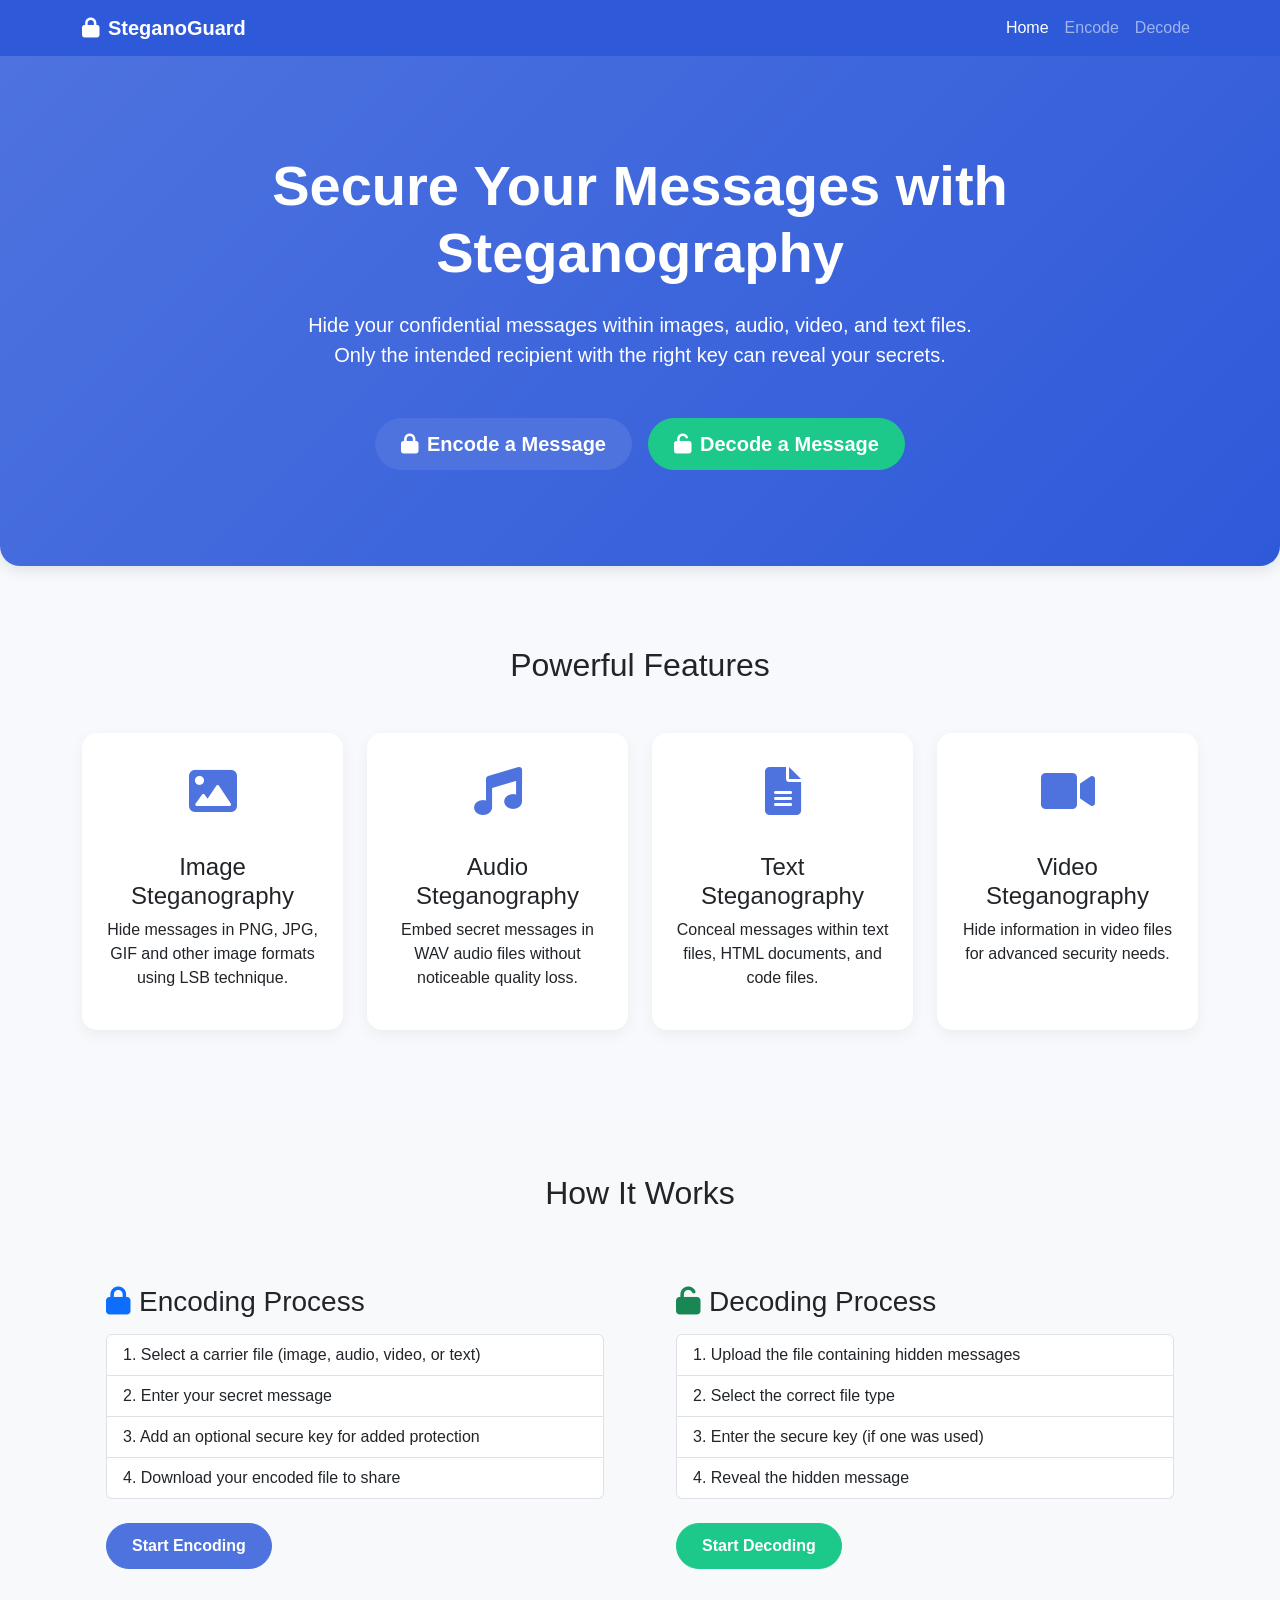
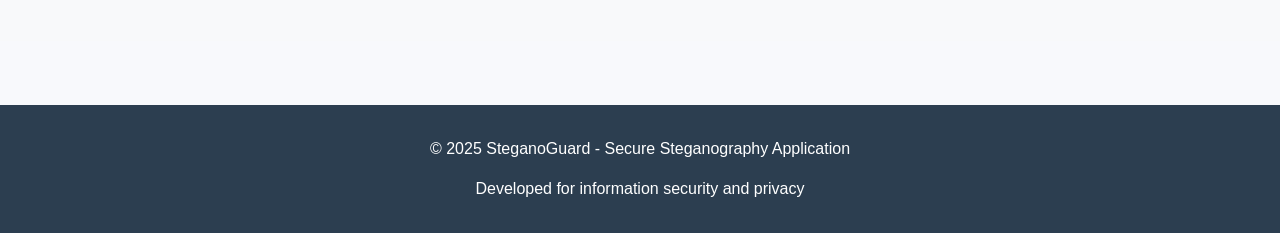
<file: steganography_app/templates/index.html>
<!DOCTYPE html>
<html lang="en">
<head>
    <meta charset="UTF-8">
    <meta name="viewport" content="width=device-width, initial-scale=1.0">
    <title>SteganoGuard | Hide Your Secrets</title>
    <link href="https://cdn.jsdelivr.net/npm/bootstrap@5.3.0/dist/css/bootstrap.min.css" rel="stylesheet">
    <link rel="stylesheet" href="https://cdnjs.cloudflare.com/ajax/libs/font-awesome/6.0.0/css/all.min.css">
    <style>
        :root {
            --primary-color: #4e73df;
            --secondary-color: #1cc88a;
            --dark-color: #2e59d9;
            --light-color: #f8f9fc;
        }
        body {
            background-color: var(--light-color);
            font-family: 'Segoe UI', Tahoma, Geneva, Verdana, sans-serif;
        }
        .hero-section {
            background: linear-gradient(135deg, var(--primary-color) 0%, var(--dark-color) 100%);
            color: white;
            padding: 6rem 0;
            margin-bottom: 2rem;
            border-radius: 0 0 20px 20px;
            box-shadow: 0 4px 15px rgba(0,0,0,0.1);
        }
        .feature-card {
            border: none;
            border-radius: 15px;
            transition: all 0.3s ease;
            box-shadow: 0 5px 15px rgba(0,0,0,0.05);
            height: 100%;
        }
        .feature-card:hover {
            transform: translateY(-10px);
            box-shadow: 0 15px 30px rgba(0,0,0,0.1);
        }
        .feature-icon {
            font-size: 3rem;
            margin-bottom: 1.5rem;
            color: var(--primary-color);
        }
        .btn-custom-primary {
            background-color: var(--primary-color);
            border-color: var(--primary-color);
            color: white;
            padding: 10px 25px;
            border-radius: 30px;
            font-weight: 600;
            transition: all 0.3s ease;
        }
        .btn-custom-secondary {
            background-color: var(--secondary-color);
            border-color: var(--secondary-color);
            color: white;
            padding: 10px 25px;
            border-radius: 30px;
            font-weight: 600;
            transition: all 0.3s ease;
        }
        .btn-custom-primary:hover, .btn-custom-secondary:hover {
            transform: translateY(-3px);
            box-shadow: 0 5px 15px rgba(0,0,0,0.15);
            color: white;
        }
        .footer {
            background-color: #2c3e50;
            color: white;
            padding: 2rem 0;
            margin-top: 4rem;
        }
    </style>
</head>
<body>
    <!-- Navigation -->
    <nav class="navbar navbar-expand-lg navbar-dark" style="background-color: var(--dark-color);">
        <div class="container">
            <a class="navbar-brand fw-bold" href="/">
                <i class="fas fa-lock me-2"></i>SteganoGuard
            </a>
            <button class="navbar-toggler" type="button" data-bs-toggle="collapse" data-bs-target="#navbarNav">
                <span class="navbar-toggler-icon"></span>
            </button>
            <div class="collapse navbar-collapse" id="navbarNav">
                <ul class="navbar-nav ms-auto">
                    <li class="nav-item">
                        <a class="nav-link active" href="/">Home</a>
                    </li>
                    <li class="nav-item">
                        <a class="nav-link" href="/encode/">Encode</a>
                    </li>
                    <li class="nav-item">
                        <a class="nav-link" href="/decode/">Decode</a>
                    </li>
                </ul>
            </div>
        </div>
    </nav>

    <!-- Hero Section -->
    <section class="hero-section text-center">
        <div class="container">
            <h1 class="display-4 fw-bold mb-4">Secure Your Messages with Steganography</h1>
            <p class="lead mb-5">Hide your confidential messages within images, audio, video, and text files. <br>Only the intended recipient with the right key can reveal your secrets.</p>
            <div class="d-flex justify-content-center gap-3">
                <a href="/encode/" class="btn btn-custom-primary btn-lg">
                    <i class="fas fa-lock me-2"></i>Encode a Message
                </a>
                <a href="/decode/" class="btn btn-custom-secondary btn-lg">
                    <i class="fas fa-unlock me-2"></i>Decode a Message
                </a>
            </div>
        </div>
    </section>

    <!-- Features Section -->
    <section class="container py-5">
        <h2 class="text-center mb-5">Powerful Features</h2>
        <div class="row g-4">
            <div class="col-md-3">
                <div class="card feature-card p-4 text-center">
                    <div class="feature-icon">
                        <i class="fas fa-image"></i>
                    </div>
                    <h4>Image Steganography</h4>
                    <p>Hide messages in PNG, JPG, GIF and other image formats using LSB technique.</p>
                </div>
            </div>
            <div class="col-md-3">
                <div class="card feature-card p-4 text-center">
                    <div class="feature-icon">
                        <i class="fas fa-music"></i>
                    </div>
                    <h4>Audio Steganography</h4>
                    <p>Embed secret messages in WAV audio files without noticeable quality loss.</p>
                </div>
            </div>
            <div class="col-md-3">
                <div class="card feature-card p-4 text-center">
                    <div class="feature-icon">
                        <i class="fas fa-file-alt"></i>
                    </div>
                    <h4>Text Steganography</h4>
                    <p>Conceal messages within text files, HTML documents, and code files.</p>
                </div>
            </div>
            <div class="col-md-3">
                <div class="card feature-card p-4 text-center">
                    <div class="feature-icon">
                        <i class="fas fa-video"></i>
                    </div>
                    <h4>Video Steganography</h4>
                    <p>Hide information in video files for advanced security needs.</p>
                </div>
            </div>
        </div>
    </section>

    <!-- How It Works Section -->
    <section class="bg-light py-5 my-5">
        <div class="container">
            <h2 class="text-center mb-5">How It Works</h2>
            <div class="row align-items-center">
                <div class="col-md-6">
                    <div class="p-4">
                        <h3 class="mb-3"><i class="fas fa-lock text-primary me-2"></i>Encoding Process</h3>
                        <ol class="list-group list-group-numbered mb-4">
                            <li class="list-group-item">Select a carrier file (image, audio, video, or text)</li>
                            <li class="list-group-item">Enter your secret message</li>
                            <li class="list-group-item">Add an optional secure key for added protection</li>
                            <li class="list-group-item">Download your encoded file to share</li>
                        </ol>
                        <a href="/encode/" class="btn btn-custom-primary">Start Encoding</a>
                    </div>
                </div>
                <div class="col-md-6">
                    <div class="p-4">
                        <h3 class="mb-3"><i class="fas fa-unlock text-success me-2"></i>Decoding Process</h3>
                        <ol class="list-group list-group-numbered mb-4">
                            <li class="list-group-item">Upload the file containing hidden messages</li>
                            <li class="list-group-item">Select the correct file type</li>
                            <li class="list-group-item">Enter the secure key (if one was used)</li>
                            <li class="list-group-item">Reveal the hidden message</li>
                        </ol>
                        <a href="/decode/" class="btn btn-custom-secondary">Start Decoding</a>
                    </div>
                </div>
            </div>
        </div>
    </section>

    <!-- Footer -->
    <footer class="footer">
        <div class="container text-center">
            <p>© 2025 SteganoGuard - Secure Steganography Application</p>
            <p class="mb-0">Developed for information security and privacy</p>
        </div>
    </footer>

    <script src="https://cdn.jsdelivr.net/npm/bootstrap@5.3.0/dist/js/bootstrap.bundle.min.js"></script>
</body>
</html>
</file>
